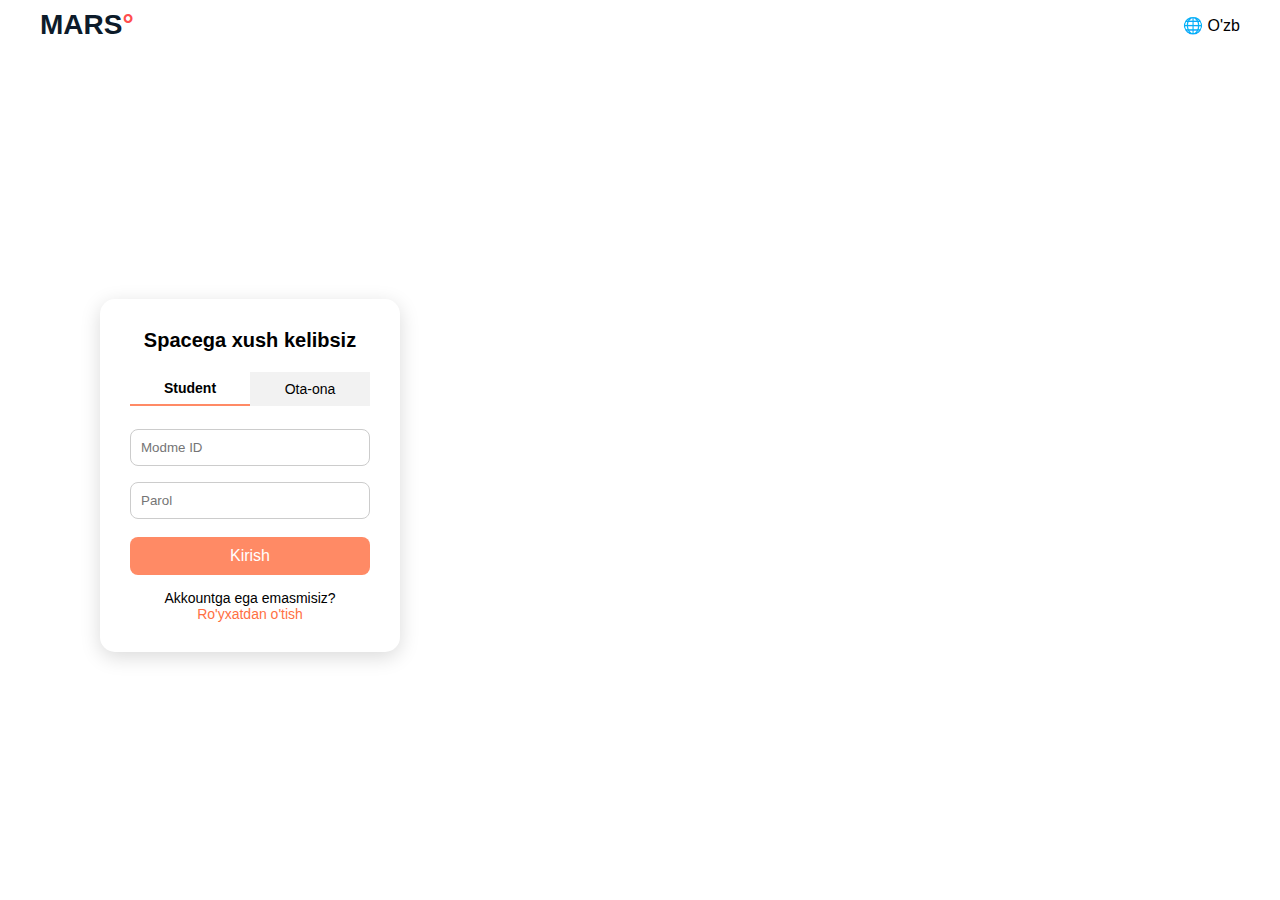
<file: templates/login.html>
<!DOCTYPE html>
<html lang="uz">

<head>
    <meta charset="UTF-8">
    <meta name="viewport" content="width=device-width, initial-scale=1.0">
    <title>MARS - Login</title>
    <link rel="stylesheet" href="./../static/style.css">
</head>

<body>
    <div class="navbar">
        <div class="logo">MARS<span class="circle">°</span></div>
        <div class="lang">🌐 O'zb</div>
    </div>

    <div class="container">
        <div class="login-box">
            <h2 class="welcome">Spacega xush kelibsiz</h2>
            <div class="tab">
                <button class="active">Student</button>
                <button>Ota-ona</button>
            </div>
            <form method="post">
                <input type="text" placeholder="Modme ID" name="modme_id">
                <input type="password" placeholder="Parol" name="parol">
                <button type="submit" class="btn">Kirish</button>
            </form>
            <p class="register">
                Akkountga ega emasmisiz? <a href="#">Ro'yxatdan o'tish</a>
            </p>
        </div>
    </div>
</body>

</html>
</file>
<file: static/style.css>
* {
    margin: 0;
    padding: 0;
    box-sizing: border-box;
    font-family: Arial, sans-serif;
}

body {
    height: 100vh;
    display: flex;
    flex-direction: column;
    background-image: url("https://space.marsit.uz/img/login-bg-child.a50519bb.jpg");
    /* o'z rasmizni qo'yasiz */
    background-size: cover;
    background-position: center;
}

.navbar {
    width: 100%;
    padding: 15px 40px;
    display: flex;
    justify-content: space-between;
    align-items: center;
    height: 50px;
    background-color: white;
}

.logo {
    font-size: 28px;
    font-weight: bold;
    color: #0d1b2a;
}

.logo .circle {
    color: #ff4d4d;
}

.lang {
    font-size: 16px;
    cursor: pointer;
}

.container {
    flex: 1;
    display: flex;
    justify-content: flex-start;
    align-items: center;
    padding-left: 100px;
}

.login-box {
    background: white;
    padding: 30px;
    border-radius: 15px;
    box-shadow: 0 5px 20px rgba(0, 0, 0, 0.15);
    width: 300px;
}

.welcome {
    text-align: center;
    font-size: 20px;
    margin-bottom: 20px;
}

.tab {
    display: flex;
    justify-content: center;
    margin-bottom: 15px;
}

.tab button {
    flex: 1;
    padding: 8px 0;
    border: none;
    cursor: pointer;
    background: #f2f2f2;
    font-size: 14px;
}

.tab button.active {
    background: #fff;
    font-weight: bold;
    border-bottom: 2px solid #ff8a65;
}

.login-box input {
    width: 100%;
    padding: 10px;
    margin: 8px 0;
    border-radius: 8px;
    border: 1px solid #ccc;
    outline: none;
}

.btn {
    width: 100%;
    background: #ff8a65;
    border: none;
    padding: 10px;
    margin-top: 10px;
    border-radius: 8px;
    color: white;
    font-size: 16px;
    cursor: pointer;
}

.btn:hover {
    background: #ff7043;
}

.register {
    text-align: center;
    margin-top: 15px;
    font-size: 14px;
}

.register a {
    color: #ff7043;
    text-decoration: none;
}
</file>
